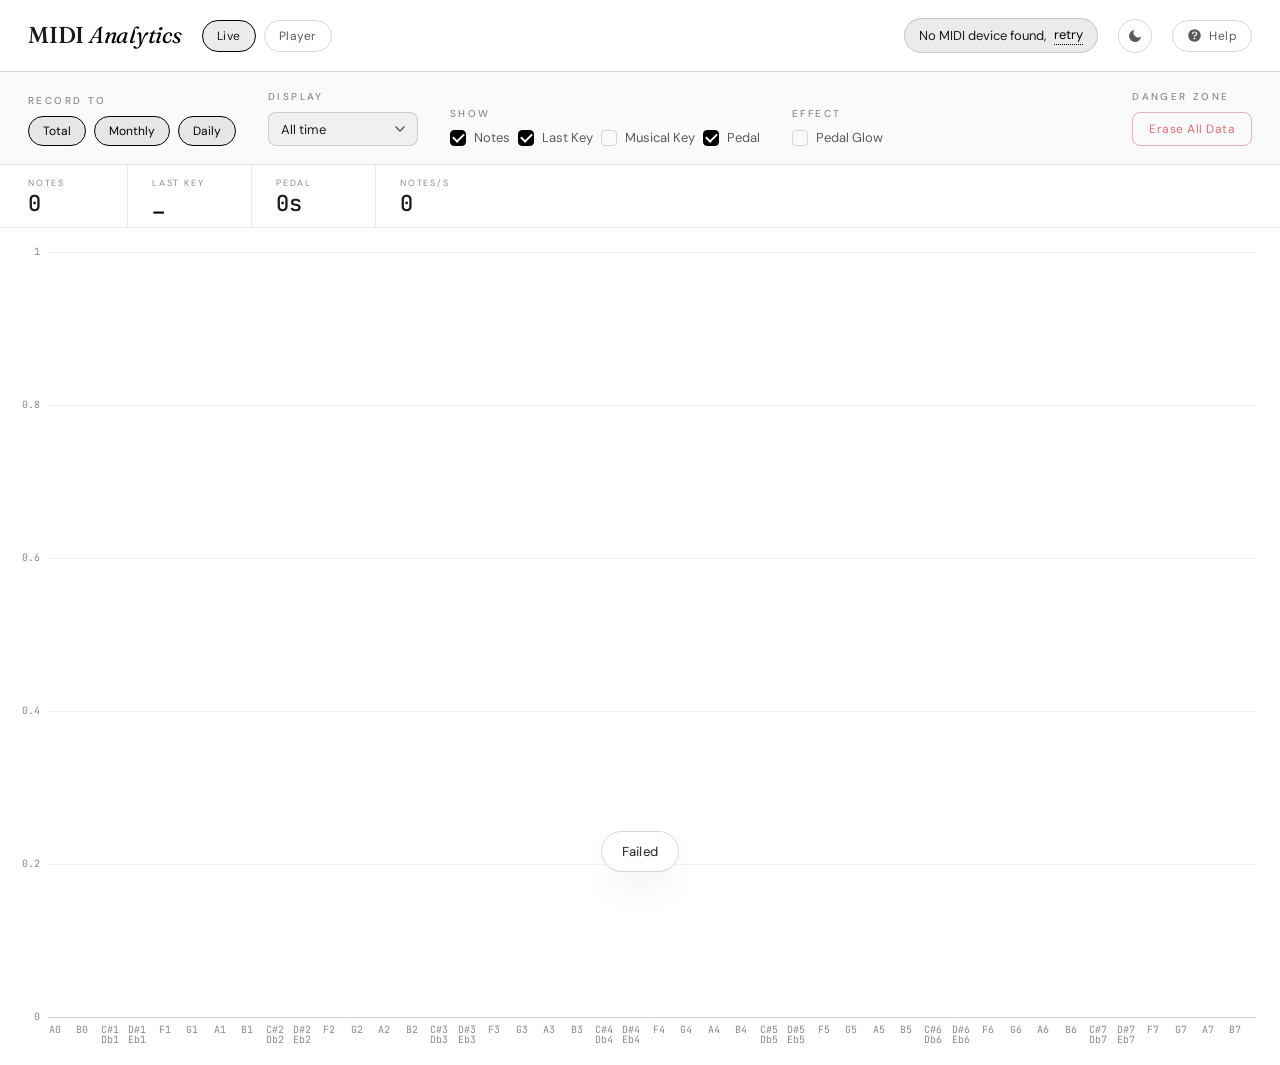
<file: index.html>
<!DOCTYPE html>
<html lang="en">

<head>

    <meta charset="UTF-8">
    <meta name="viewport" content="width=device-width, initial-scale=1.0">

    <script>document.documentElement.dataset.theme = localStorage.getItem("theme") || "light"</script>

    <link rel="stylesheet" type="text/css" href="style.css">

    <title>MIDI Analytics</title>

</head>

<body>

    <header class="topbar">

        <div class="brand">

            <div class="brand__text">
                <h1>MIDI <em>Analytics</em></h1>
            </div>

        </div>

        <nav class="nav-links">
            <a class="nav-link nav-link--active" href="/">Live</a>
            <a class="nav-link" href="/player/">Player</a>
        </nav>

        <div class="status">

            <div id="good">
                <svg height="30px" width="30px" viewBox="0 0 32 32" version="1.1" xmlns="http://www.w3.org/2000/svg">
                    <path d="M21.82 13.030l-1.002-1.002c-0.185-0.185-0.484-0.185-0.668 0l-6.014 6.013-2.859-2.882c-0.186-0.185-0.484-0.185-0.67 0l-1.002 1.003c-0.185 0.185-0.185 0.484 0 0.668l4.193 4.223c0.185 0.184 0.484 0.184 0.668 0l7.354-7.354c0.186-0.185 0.186-0.484 0-0.669zM16 3c-7.18 0-13 5.82-13 13s5.82 13 13 13 13-5.82 13-13-5.82-13-13-13zM16 26c-5.522 0-10-4.478-10-10 0-5.523 4.478-10 10-10 5.523 0 10 4.477 10 10 0 5.522-4.477 10-10 10z"></path>
                </svg>
                <p>"PIANO" Connected</p>
            </div>

            <div id="bad">
                <p>No MIDI device found,</p>
                <a href="">retry</a>
            </div>

        </div>

        <button class="icon-btn" id="theme-toggle" type="button" aria-label="Toggle theme">
            <svg class="icon-sun" viewBox="0 0 24 24" xmlns="http://www.w3.org/2000/svg">
                <circle cx="12" cy="12" r="4" fill="currentColor"/>
                <g stroke="currentColor" stroke-width="2" stroke-linecap="round">
                    <line x1="12" y1="2" x2="12" y2="5"/>
                    <line x1="12" y1="19" x2="12" y2="22"/>
                    <line x1="2" y1="12" x2="5" y2="12"/>
                    <line x1="19" y1="12" x2="22" y2="12"/>
                    <line x1="4.9" y1="4.9" x2="7" y2="7"/>
                    <line x1="17" y1="17" x2="19.1" y2="19.1"/>
                    <line x1="4.9" y1="19.1" x2="7" y2="17"/>
                    <line x1="17" y1="7" x2="19.1" y2="4.9"/>
                </g>
            </svg>
            <svg class="icon-moon" viewBox="0 0 24 24" xmlns="http://www.w3.org/2000/svg">
                <path d="M21 12.79A9 9 0 1 1 11.21 3 7 7 0 0 0 21 12.79z" fill="currentColor"/>
            </svg>
        </button>

        <button class="help-btn" id="help" type="button">
            <svg viewBox="0 0 24 24" xmlns="http://www.w3.org/2000/svg">
                <path d="M12 22C6.477 22 2 17.523 2 12S6.477 2 12 2s10 4.477 10 10-4.477 10-10 10zM7.92 9.234v.102a.5.5 0 0 0 .5.5h.997a.499.499 0 0 0 .499-.499c0-1.29.998-1.979 2.34-1.979 1.308 0 2.168.689 2.168 1.67 0 .928-.482 1.359-1.686 1.91l-.344.154C11.379 11.54 11 12.21 11 13.381v.119a.5.5 0 0 0 .5.5h.997a.499.499 0 0 0 .499-.499c0-.516.138-.723.55-.912l.345-.155c1.445-.654 2.529-1.514 2.529-3.39v-.103c0-1.978-1.72-3.441-4.164-3.441-2.478 0-4.336 1.428-4.336 3.734zm2.58 7.757c0 .867.659 1.509 1.491 1.509.85 0 1.509-.642 1.509-1.509 0-.867-.659-1.491-1.509-1.491-.832 0-1.491.624-1.491 1.491z"/>
            </svg>
            <span>Help</span>
        </button>

    </header>

    <section class="panel" id="settings">

        <div class="panel__group">

            <h2>Record to</h2>

            <div class="tag-group" id="record-tags">
                <label class="tag"><input type="checkbox" value="Total" checked><span>Total</span></label>
                <label class="tag"><input type="checkbox" value="Monthly" checked><span>Monthly</span></label>
                <label class="tag"><input type="checkbox" value="Daily" checked><span>Daily</span></label>
            </div>

        </div>

        <div class="panel__group">

            <h2>Display</h2>

            <div class="select-wrap">
                <select id="display-select">
                    <option value="Total">All time</option>
                    <option value="Monthly">This month</option>
                    <option value="Daily">Today</option>
                    <option value="Temporarily">Just played</option>
                </select>
                <svg class="select-wrap__chevron" viewBox="0 0 12 12" xmlns="http://www.w3.org/2000/svg">
                    <path d="M2 4 L6 8 L10 4" fill="none" stroke="currentColor" stroke-width="1.5" stroke-linecap="round" stroke-linejoin="round"/>
                </svg>
            </div>

        </div>

        <div class="panel__group">

            <h2>Show</h2>

            <div class="check-group">
                <label class="check"><input type="checkbox" value="notes" checked><span>Notes</span></label>
                <label class="check"><input type="checkbox" value="key" checked><span>Last Key</span></label>
                <label class="check"><input type="checkbox" value="musical-key"><span>Musical Key</span></label>
                <label class="check"><input type="checkbox" value="pedal" checked><span>Pedal</span></label>
            </div>

        </div>

        <div class="panel__group">

            <h2>Effect</h2>

            <label class="check"><input type="checkbox" id="pedal-glow"><span>Pedal Glow</span></label>

        </div>

        <div class="panel__group panel__group--end">

            <h2>Danger zone</h2>

            <button class="delete" type="button">Erase All Data</button>

        </div>

    </section>

    <main id="main">

        <div id="info">
            <div class="stat" data-stat="notes">
                <span>Notes</span>
                <p id="notes">0</p>
            </div>
            <div class="stat" data-stat="key">
                <span>Last Key</span>
                <p id="key">_</p>
            </div>
            <div class="stat" data-stat="musical-key">
                <span>Musical Key</span>
                <p id="musical-key">—</p>
            </div>
            <div class="stat" data-stat="pedal">
                <span>Pedal</span>
                <p id="pedal"></p>
            </div>
            <div class="stat" data-stat="rate">
                <span>Notes/s</span>
                <p id="rate">0</p>
            </div>
        </div>

        <div id="chart"></div>

    </main>

    <div class="modal" id="modal" aria-hidden="true">
        <div class="modal__backdrop" data-close></div>
        <div class="modal__dialog" role="dialog" aria-modal="true" aria-label="Help">
            <div class="modal__head">
                <h3>Help</h3>
                <button class="modal__close" type="button" data-close aria-label="Close">
                    <svg viewBox="0 0 16 16" xmlns="http://www.w3.org/2000/svg">
                        <path d="M3 3 L13 13 M13 3 L3 13" fill="none" stroke="currentColor" stroke-width="1.6" stroke-linecap="round"/>
                    </svg>
                </button>
            </div>
            <iframe class="modal__frame" id="modal-frame" title="Help"></iframe>
        </div>
    </div>

    <div class="toast" id="toast" role="status" aria-live="polite"></div>

    <script src="/lib/echarts.min.js"></script>
    <script src="/lib/math.min.js"></script>

    <script src="musical-key.js"></script>
    <script src="script.js"></script>

</body>

</html>
</file>
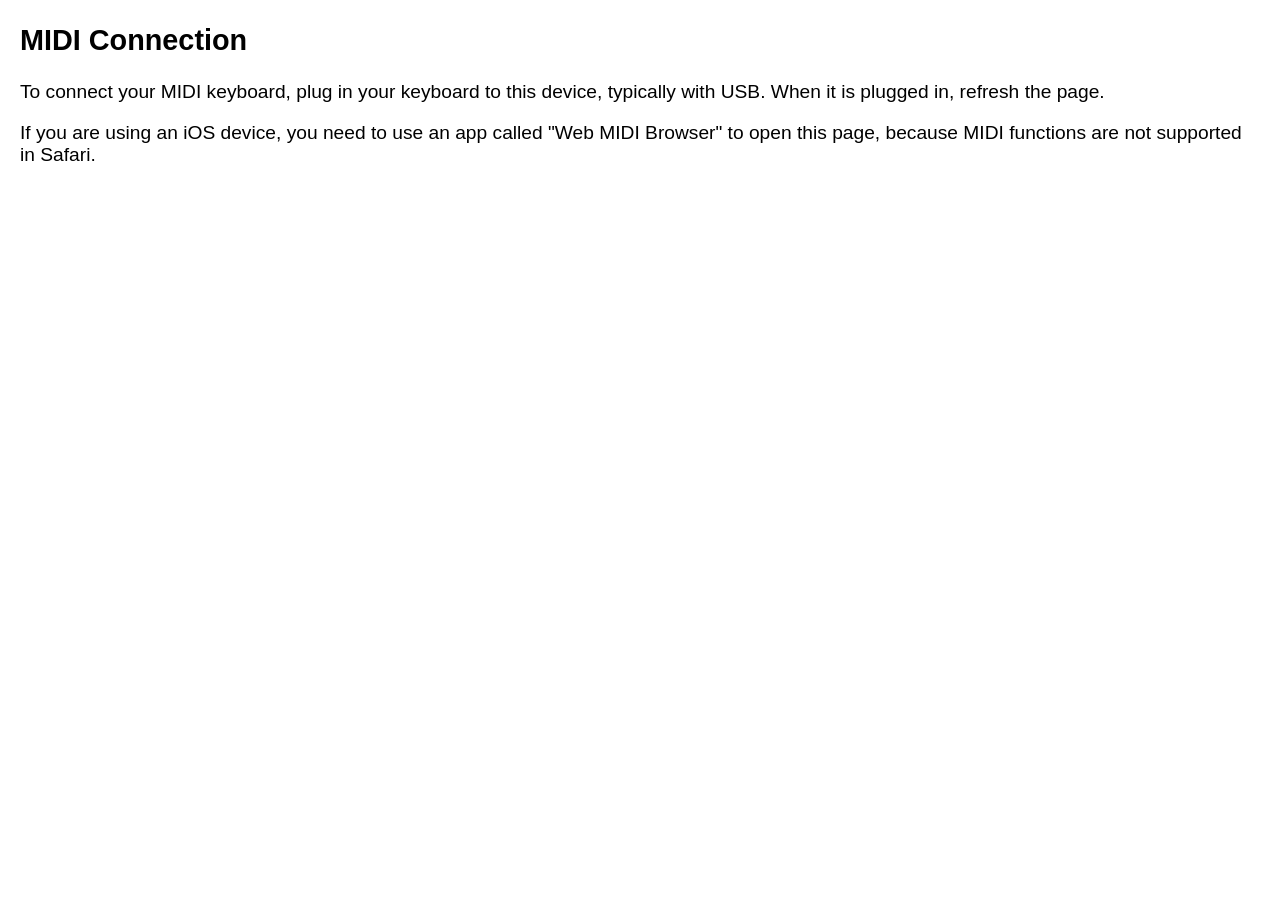
<file: help.html>
<!DOCTYPE html>
<html lang="en">

<head>

    <meta charset="UTF-8">
    <style>

        body {
            margin: 20px;
            font-family: 'Gill Sans', 'Gill Sans MT', Calibri, 'Trebuchet MS', sans-serif;
            font-size: 1.2em;
        }

    </style>

</head>

<body>

    <h2>MIDI Connection</h2>

    <p>To connect your MIDI keyboard, plug in your keyboard to this device, typically with USB. When it is plugged in, refresh the page.</p>
    <p>If you are using an iOS device, you need to use an app called "Web MIDI Browser" to open this page, because MIDI functions are not supported in Safari.</p>


</body>

</html>
</file>
<file: style.css>
@import url('https://fonts.googleapis.com/css2?family=Fraunces:ital,opsz,wght@0,9..144,400;0,9..144,500;1,9..144,400&family=DM+Sans:wght@400;500;600&family=JetBrains+Mono:wght@400;500&display=swap');

:root {
    --ink: #0f1419;
    --ink-2: #161c23;
    --ink-3: #1e252e;
    --ink-4: #2a323d;
    --cream: #e8edf2;
    --cream-dim: #98a2b3;
    --cream-faint: #6b7585;
    --accent: #ffffff;
    --accent-dim: rgba(255, 255, 255, 0.14);
    --danger: #e06c75;
    --warn: #d19a66;
    --line: rgba(255, 255, 255, 0.08);
    --line-strong: rgba(255, 255, 255, 0.16);
    --bg-glass: rgba(15, 20, 25, 0.72);
    --bg-backdrop: rgba(5, 8, 12, 0.7);
    --bar-white: #d4dbe3;
    --bar-black: #4a525c;
    --chart-axis-line: rgba(255, 255, 255, 0.15);
    --chart-axis-label: #6b7585;
    --chart-split: rgba(255, 255, 255, 0.06);
    --tooltip-bg: rgba(22, 28, 35, 0.95);
    --tooltip-border: rgba(255, 255, 255, 0.2);
    --tooltip-text: #e8edf2;
    --tooltip-accent: #ffffff;
    --toast-bg: rgba(22, 28, 35, 0.95);
    --toast-shadow: 0 16px 40px -12px rgba(0, 0, 0, 0.8);

    /* pedal glow - dark mode */
    --glow-edge: rgba(150, 190, 230, 0.95);
    --glow-halo: rgba(110, 150, 200, 0.55);
    --glow-inset: rgba(80, 120, 170, 0.35);
    --glow-hot: rgba(180, 210, 240, 0.18);

    --font-display: 'Fraunces', Georgia, 'Times New Roman', serif;
    --font-ui: 'DM Sans', system-ui, -apple-system, sans-serif;
    --font-mono: 'JetBrains Mono', ui-monospace, 'SF Mono', monospace;
}

[data-theme="light"] {
    --ink: #ffffff;
    --ink-2: #fafafa;
    --ink-3: #f0f0f0;
    --ink-4: #e4e4e4;
    --cream: #1a1a1a;
    --cream-dim: #5a5a5a;
    --cream-faint: #8a8a8a;
    --accent: #000000;
    --accent-dim: rgba(0, 0, 0, 0.08);
    --line: rgba(0, 0, 0, 0.08);
    --line-strong: rgba(0, 0, 0, 0.15);
    --bg-glass: rgba(255, 255, 255, 0.8);
    --bg-backdrop: rgba(0, 0, 0, 0.3);
    --bar-white: #d4d4d4;
    --bar-black: #2a2a2a;
    --chart-axis-line: rgba(0, 0, 0, 0.12);
    --chart-axis-label: #8a8a8a;
    --chart-split: rgba(0, 0, 0, 0.06);
    --tooltip-bg: rgba(255, 255, 255, 0.97);
    --tooltip-border: rgba(0, 0, 0, 0.15);
    --tooltip-text: #1a1a1a;
    --tooltip-accent: #000000;
    --toast-bg: rgba(255, 255, 255, 0.96);
    --toast-shadow: 0 16px 40px -16px rgba(0, 0, 0, 0.28);

    /* pedal glow - light mode */
    --glow-edge: rgba(80, 120, 170, 0.85);
    --glow-halo: rgba(100, 140, 190, 0.45);
    --glow-inset: rgba(70, 110, 160, 0.25);
    --glow-hot: rgba(150, 180, 220, 0.15);
}

body.pedal-active::after {
    content: "";
    position: fixed;
    inset: 0;
    pointer-events: none;
    z-index: 999;

    background: transparent;

    box-shadow:
        inset 0 0 14px var(--glow-edge),
        inset 0 0 60px var(--glow-halo),
        inset 0 0 130px var(--glow-inset),
        inset 0 0 240px var(--glow-hot);

    animation: pedalGlowPulse 0.5s ease-out;
}body.pedal-active::after {
    content: "";
    position: fixed;
    inset: 0;
    pointer-events: none;
    z-index: 999;

    background: transparent;

    box-shadow:
        inset 0 0 14px var(--glow-edge),
        inset 0 0 60px var(--glow-halo),
        inset 0 0 130px var(--glow-inset),
        inset 0 0 240px var(--glow-hot);

    animation: pedalGlowPulse 0.5s ease-out;
}body.pedal-active::after {
    content: "";
    position: fixed;
    inset: 0;
    pointer-events: none;
    z-index: 999;

    background: transparent;

    box-shadow:
        inset 0 0 14px var(--glow-edge),
        inset 0 0 60px var(--glow-halo),
        inset 0 0 130px var(--glow-inset),
        inset 0 0 240px var(--glow-hot);

    animation: pedalGlowPulse 0.5s ease-out;
}body.pedal-active::after {
    content: "";
    position: fixed;
    inset: 0;
    pointer-events: none;
    z-index: 999;

    background: transparent;

    box-shadow:
        inset 0 0 14px var(--glow-edge),
        inset 0 0 60px var(--glow-halo),
        inset 0 0 130px var(--glow-inset),
        inset 0 0 240px var(--glow-hot);

    animation: pedalGlowPulse 0.5s ease-out;
}body.pedal-active::after {
    content: "";
    position: fixed;
    inset: 0;
    pointer-events: none;
    z-index: 999;

    background: transparent;

    box-shadow:
        inset 0 0 14px var(--glow-edge),
        inset 0 0 60px var(--glow-halo),
        inset 0 0 130px var(--glow-inset),
        inset 0 0 240px var(--glow-hot);

    animation: pedalGlowPulse 0.5s ease-out;
}

body.pedal-active::after {
    content: "";
    position: fixed;
    inset: 0;
    pointer-events: none;
    z-index: 999;

    background: transparent;

    box-shadow:
        inset 0 0 12px var(--glow-edge),
        inset 0 0 55px var(--glow-halo),
        inset 0 0 120px var(--glow-inset),
        inset 0 0 220px var(--glow-hot);

    animation: pedalGlowPulse 0.5s ease-out;
}

@keyframes pedalGlowPulse {
    0% {
        opacity: 0;
        filter: brightness(1);
    }

    30% {
        opacity: 1;
        filter: brightness(1.25);
    }

    100% {
        opacity: 1;
        filter: brightness(1);
    }
}

* {
    margin: 0;
    padding: 0;
    box-sizing: border-box;
}

html, body {
    height: 100%;
}

body {
    font-family: var(--font-ui);
    color: var(--cream);
    background: var(--ink);
    display: flex;
    flex-direction: column;
    min-height: 100vh;
    -webkit-font-smoothing: antialiased;
    -moz-osx-font-smoothing: grayscale;
    text-rendering: optimizeLegibility;
}

::-webkit-scrollbar {
    width: 8px;
    height: 8px;
}

::-webkit-scrollbar-thumb {
    background: var(--ink-4);
    border-radius: 4px;
}

::-webkit-scrollbar-track {
    background: transparent;
}

/* ============================================================
   Topbar
   ============================================================ */
.topbar {
    display: flex;
    align-items: center;
    gap: 20px;
    padding: 18px 28px;
    border-bottom: 1px solid var(--line);
    background: var(--bg-glass);
    backdrop-filter: blur(12px);
    -webkit-backdrop-filter: blur(12px);
    position: relative;
    z-index: 10;
}

.topbar::after {
    content: '';
    position: absolute;
    left: 0;
    bottom: -1px;
    width: 100%;
    height: 1px;
    background: var(--line);
}

.brand {
    display: flex;
    align-items: center;
    gap: 14px;
}

.brand__text h1 {
    font-family: var(--font-display);
    font-weight: 500;
    font-size: 23px;
    letter-spacing: -0.01em;
    line-height: 1;
    color: var(--cream);
}

.brand__text h1 em {
    font-style: italic;
    font-weight: 400;
    color: var(--accent);
}

.status {
    margin-left: auto;
    display: flex;
    align-items: center;
}

#good,
#bad {
    display: flex;
    align-items: center;
    gap: 8px;
    padding: 7px 14px;
    border-radius: 999px;
    font-size: 13px;
    border: 1px solid var(--line-strong);
    font-family: var(--font-ui);
}

#good {
    display: none;
    background: var(--accent-dim);
    border-color: var(--line-strong);
    color: var(--accent);
}

#good svg {
    width: 16px;
    height: 16px;
}

#good svg path {
    fill: var(--accent);
}

#bad {
    display: flex;
    background: var(--accent-dim);
    border-color: var(--line-strong);
    color: var(--cream);
}

#bad a {
    color: var(--accent);
    text-decoration: none;
    border-bottom: 1px dotted var(--accent);
    padding-bottom: 1px;
    transition: color .18s ease;
}

#bad a:hover {
    color: var(--cream);
}

.help-btn {
    display: flex;
    align-items: center;
    gap: 7px;
    padding: 7px 14px;
    background: transparent;
    border: 1px solid var(--line-strong);
    border-radius: 999px;
    color: var(--cream-dim);
    font-family: var(--font-ui);
    font-size: 12px;
    letter-spacing: 0.04em;
    cursor: pointer;
    transition: all .18s ease;
}

.help-btn:hover {
    color: var(--cream);
    border-color: var(--accent);
}

.help-btn svg {
    width: 15px;
    height: 15px;
}

.help-btn svg path {
    fill: currentColor;
}

.icon-btn {
    display: grid;
    place-content: center;
    width: 34px;
    height: 34px;
    padding: 0;
    background: transparent;
    border: 1px solid var(--line-strong);
    border-radius: 999px;
    color: var(--cream-dim);
    cursor: pointer;
    transition: all .18s ease;
}

.icon-btn:hover {
    color: var(--cream);
    border-color: var(--accent);
}

.icon-btn svg {
    width: 16px;
    height: 16px;
}

.icon-btn .icon-moon { display: none; }

[data-theme="light"] .icon-btn .icon-sun { display: none; }

[data-theme="light"] .icon-btn .icon-moon { display: block; }

/* ============================================================
   Nav links + play/pause
   ============================================================ */
.nav-links {
    display: flex;
    align-items: center;
    gap: 8px;
}

.topbar__actions {
    margin-left: auto;
    display: flex;
    align-items: center;
    gap: 10px;
    flex-wrap: wrap;
    justify-content: flex-end;
}

.nav-link {
    display: inline-flex;
    align-items: center;
    padding: 7px 14px;
    background: transparent;
    border: 1px solid var(--line-strong);
    border-radius: 999px;
    color: var(--cream-dim);
    font-family: var(--font-ui);
    font-size: 12px;
    letter-spacing: 0.04em;
    text-decoration: none;
    cursor: pointer;
    transition: all .18s ease;
}

.nav-link:hover {
    color: var(--cream);
    border-color: var(--accent);
}

.nav-link--active {
    color: var(--cream);
    border-color: var(--accent);
    background: var(--accent-dim);
}

.icon-btn .icon-pause { display: none; }
.icon-btn.playing .icon-play { display: none; }
.icon-btn.playing .icon-pause { display: block; }

#play-pause { margin-left: auto; }

/* ============================================================
   Settings panel
   ============================================================ */
.panel {
    display: flex;
    align-items: flex-end;
    flex-wrap: wrap;
    gap: 32px;
    padding: 18px 28px;
    border-bottom: 1px solid var(--line);
    background: var(--ink-2);
}

.panel__group {
    display: flex;
    flex-direction: column;
    gap: 9px;
}

.panel__group--end {
    margin-left: auto;
}

.panel h2 {
    font-family: var(--font-ui);
    font-size: 10px;
    font-weight: 500;
    letter-spacing: 0.24em;
    text-transform: uppercase;
    color: var(--cream-faint);
}

.tag-group,
.check-group {
    display: flex;
    align-items: center;
    gap: 8px;
    flex-wrap: wrap;
}

/* ---- tag toggles (Record to) ---- */
.tag {
    position: relative;
    display: inline-flex;
    align-items: center;
    padding: 6px 14px;
    border: 1px solid var(--line-strong);
    border-radius: 999px;
    color: var(--cream-dim);
    font-size: 12px;
    font-family: var(--font-ui);
    cursor: pointer;
    user-select: none;
    transition: all .18s ease;
}

.tag:hover {
    border-color: var(--accent);
    color: var(--cream);
}

.tag input {
    position: absolute;
    opacity: 0;
    width: 0;
    height: 0;
    pointer-events: none;
}

.tag:has(input:checked) {
    background: var(--accent-dim);
    border-color: var(--accent);
    color: var(--accent);
}

.tag input:focus-visible + span {
    outline: 2px solid var(--accent);
    outline-offset: 4px;
    border-radius: 4px;
}

/* ---- regular checkboxes (Show) ---- */
.check {
    display: inline-flex;
    align-items: center;
    gap: 8px;
    color: var(--cream-dim);
    font-size: 13px;
    font-family: var(--font-ui);
    cursor: pointer;
    user-select: none;
}

.check:hover {
    color: var(--cream);
}

.check input {
    appearance: none;
    -webkit-appearance: none;
    width: 16px;
    height: 16px;
    border: 1px solid var(--line-strong);
    border-radius: 4px;
    background: transparent;
    cursor: pointer;
    display: grid;
    place-content: center;
    transition: all .18s ease;
}

.check input:hover {
    border-color: var(--accent);
}

.check input:checked {
    background: var(--accent);
    border-color: var(--accent);
}

.check input:checked::after {
    content: '';
    width: 9px;
    height: 5px;
    border-left: 2px solid var(--ink);
    border-bottom: 2px solid var(--ink);
    transform: translateY(-1px) rotate(-45deg);
}

.check input:focus-visible {
    outline: 2px solid var(--accent);
    outline-offset: 2px;
}

/* ---- select ---- */
.select-wrap {
    position: relative;
    min-width: 150px;
}

.select-wrap--nav {
    min-width: 180px;
}

.select-wrap select {
    appearance: none;
    -webkit-appearance: none;
    width: 100%;
    height: 34px;
    padding: 0 34px 0 12px;
    background: var(--ink-3);
    border: 1px solid var(--line-strong);
    border-radius: 8px;
    color: var(--cream);
    font-size: 13px;
    font-family: var(--font-ui);
    cursor: pointer;
    transition: border-color .18s ease;
}

.select-wrap select:hover {
    border-color: var(--accent);
}

.select-wrap select:focus {
    outline: none;
    border-color: var(--accent);
    box-shadow: 0 0 0 3px var(--accent-dim);
}

.select-wrap select option {
    background: var(--ink-3);
    color: var(--cream);
}

.select-wrap__chevron {
    position: absolute;
    right: 12px;
    top: 50%;
    width: 12px;
    height: 12px;
    color: var(--cream-dim);
    transform: translateY(-50%);
    pointer-events: none;
}

/* ---- erase button ---- */
.delete {
    height: 34px;
    padding: 0 16px;
    background: transparent;
    border: 1px solid rgba(196, 71, 71, 0.4);
    border-radius: 8px;
    color: var(--danger);
    font-size: 12px;
    letter-spacing: 0.04em;
    font-family: var(--font-ui);
    cursor: pointer;
    transition: all .18s ease;
}

.delete:hover {
    background: rgba(196, 71, 71, 0.12);
    border-color: var(--danger);
    color: #e8a8a8;
}

.delete:focus-visible {
    outline: 2px solid var(--danger);
    outline-offset: 2px;
}

/* ============================================================
   Main area
   ============================================================ */
#main {
    flex: 1;
    display: flex;
    flex-direction: column;
    min-height: 100vh;
    position: relative;
}

body::after {
    content: '';
    position: fixed;
    inset: 0;
    pointer-events: none;
    z-index: 50;
    box-shadow: inset 0 0 0 0 transparent;
    transition: box-shadow 0.4s ease;
}

#info {
    display: flex;
    gap: 0;
    padding: 0 28px;
    border-bottom: 1px solid var(--line);
}

.stat {
    padding: 12px 24px 12px 0;
    margin-right: 24px;
    border-right: 1px solid var(--line);
    min-width: 100px;
}

.stat:last-child {
    border-right: none;
    margin-right: 0;
}

.stat span {
    display: block;
    font-size: 9px;
    letter-spacing: 0.2em;
    text-transform: uppercase;
    color: var(--cream-faint);
    margin-bottom: 4px;
}

.stat p {
    font-family: var(--font-mono);
    font-size: 22px;
    font-weight: 500;
    color: var(--cream);
    line-height: 1;
    letter-spacing: -0.02em;
    white-space: pre-line;
}

.stat p#key {
    color: var(--accent);
}

#chart {
    flex: 1;
    width: 100%;
    min-height: 0;
}

/* ============================================================
   Entrance
   ============================================================ */
.topbar,
.panel,
#main {
    animation: rise 0.5s ease both;
}

.panel {
    animation-delay: 0.06s;
}

#main {
    animation-delay: 0.12s;
}

@keyframes rise {
    from {
        opacity: 0;
        transform: translateY(8px);
    }
    to {
        opacity: 1;
        transform: none;
    }
}

/* ============================================================
   Responsive
   ============================================================ */
@media (max-width: 760px) {
    .topbar {
        flex-wrap: wrap;
        padding: 14px 16px;
        gap: 12px;
    }

    .status {
        order: 3;
        margin-left: 0;
        flex-basis: 100%;
    }

    .topbar__actions {
        order: 2;
        margin-left: 0;
        width: 100%;
    }

    .select-wrap--nav {
        width: min(100%, 220px);
    }

    .help-btn {
        margin-left: auto;
    }

    .panel {
        padding: 14px 16px;
        gap: 18px;
    }

    .panel__group--end {
        margin-left: 0;
    }

    #info {
        padding: 0 16px;
    }

    .stat {
        padding: 14px 18px 14px 0;
        margin-right: 18px;
        min-width: 90px;
    }

    .stat p {
        font-size: 26px;
    }

    .modal__dialog {
        width: calc(100vw - 24px);
        max-width: 900px;
        height: calc(100vh - 24px);
        max-height: 600px;
    }
}

/* ============================================================
   Toast
   ============================================================ */
.toast {
    position: fixed;
    bottom: 28px;
    left: 50%;
    transform: translate(-50%, 16px);
    padding: 11px 20px;
    background: var(--toast-bg);
    border: 1px solid var(--line-strong);
    border-radius: 999px;
    color: var(--cream);
    font-family: var(--font-ui);
    font-size: 13px;
    letter-spacing: 0.01em;
    box-shadow: var(--toast-shadow);
    opacity: 0;
    pointer-events: none;
    transition: opacity .22s ease, transform .22s ease;
    z-index: 100;
    backdrop-filter: blur(8px);
    -webkit-backdrop-filter: blur(8px);
}

.toast.show {
    opacity: 1;
    transform: translate(-50%, 0);
}

/* ============================================================
   Modal
   ============================================================ */
.modal {
    position: fixed;
    inset: 0;
    z-index: 90;
    display: none;
}

.modal.show {
    display: block;
}

.modal__backdrop {
    position: absolute;
    inset: 0;
    background: var(--bg-backdrop);
    backdrop-filter: blur(4px);
    -webkit-backdrop-filter: blur(4px);
    animation: fade .2s ease both;
}

.modal__dialog {
    position: absolute;
    top: 50%;
    left: 50%;
    width: 900px;
    max-width: calc(100vw - 48px);
    height: 600px;
    max-height: calc(100vh - 48px);
    background: var(--ink-2);
    border: 1px solid var(--line-strong);
    border-radius: 14px;
    box-shadow: 0 32px 80px -16px rgba(0, 0, 0, 0.8);
    overflow: hidden;
    display: flex;
    flex-direction: column;
    transform: translate(-50%, -50%);
    animation: pop .22s ease both;
}

.modal__head {
    display: flex;
    align-items: center;
    justify-content: space-between;
    padding: 14px 20px;
    border-bottom: 1px solid var(--line);
    background: var(--ink-3);
}

.modal__head h3 {
    font-family: var(--font-display);
    font-weight: 500;
    font-size: 18px;
    color: var(--cream);
    letter-spacing: -0.01em;
}

.modal__close {
    display: grid;
    place-content: center;
    width: 28px;
    height: 28px;
    background: transparent;
    border: 1px solid var(--line-strong);
    border-radius: 8px;
    color: var(--cream-dim);
    cursor: pointer;
    transition: all .18s ease;
}

.modal__close:hover {
    color: var(--cream);
    border-color: var(--accent);
}

.modal__close svg {
    width: 14px;
    height: 14px;
}

.modal__frame {
    flex: 1;
    width: 100%;
    border: 0;
    background: #fff;
}

@keyframes fade {
    from { opacity: 0; }
    to { opacity: 1; }
}

@keyframes pop {
    from { opacity: 0; transform: translate(-50%, -46%) scale(.97); }
    to { opacity: 1; transform: translate(-50%, -50%) scale(1); }
}
</file>
